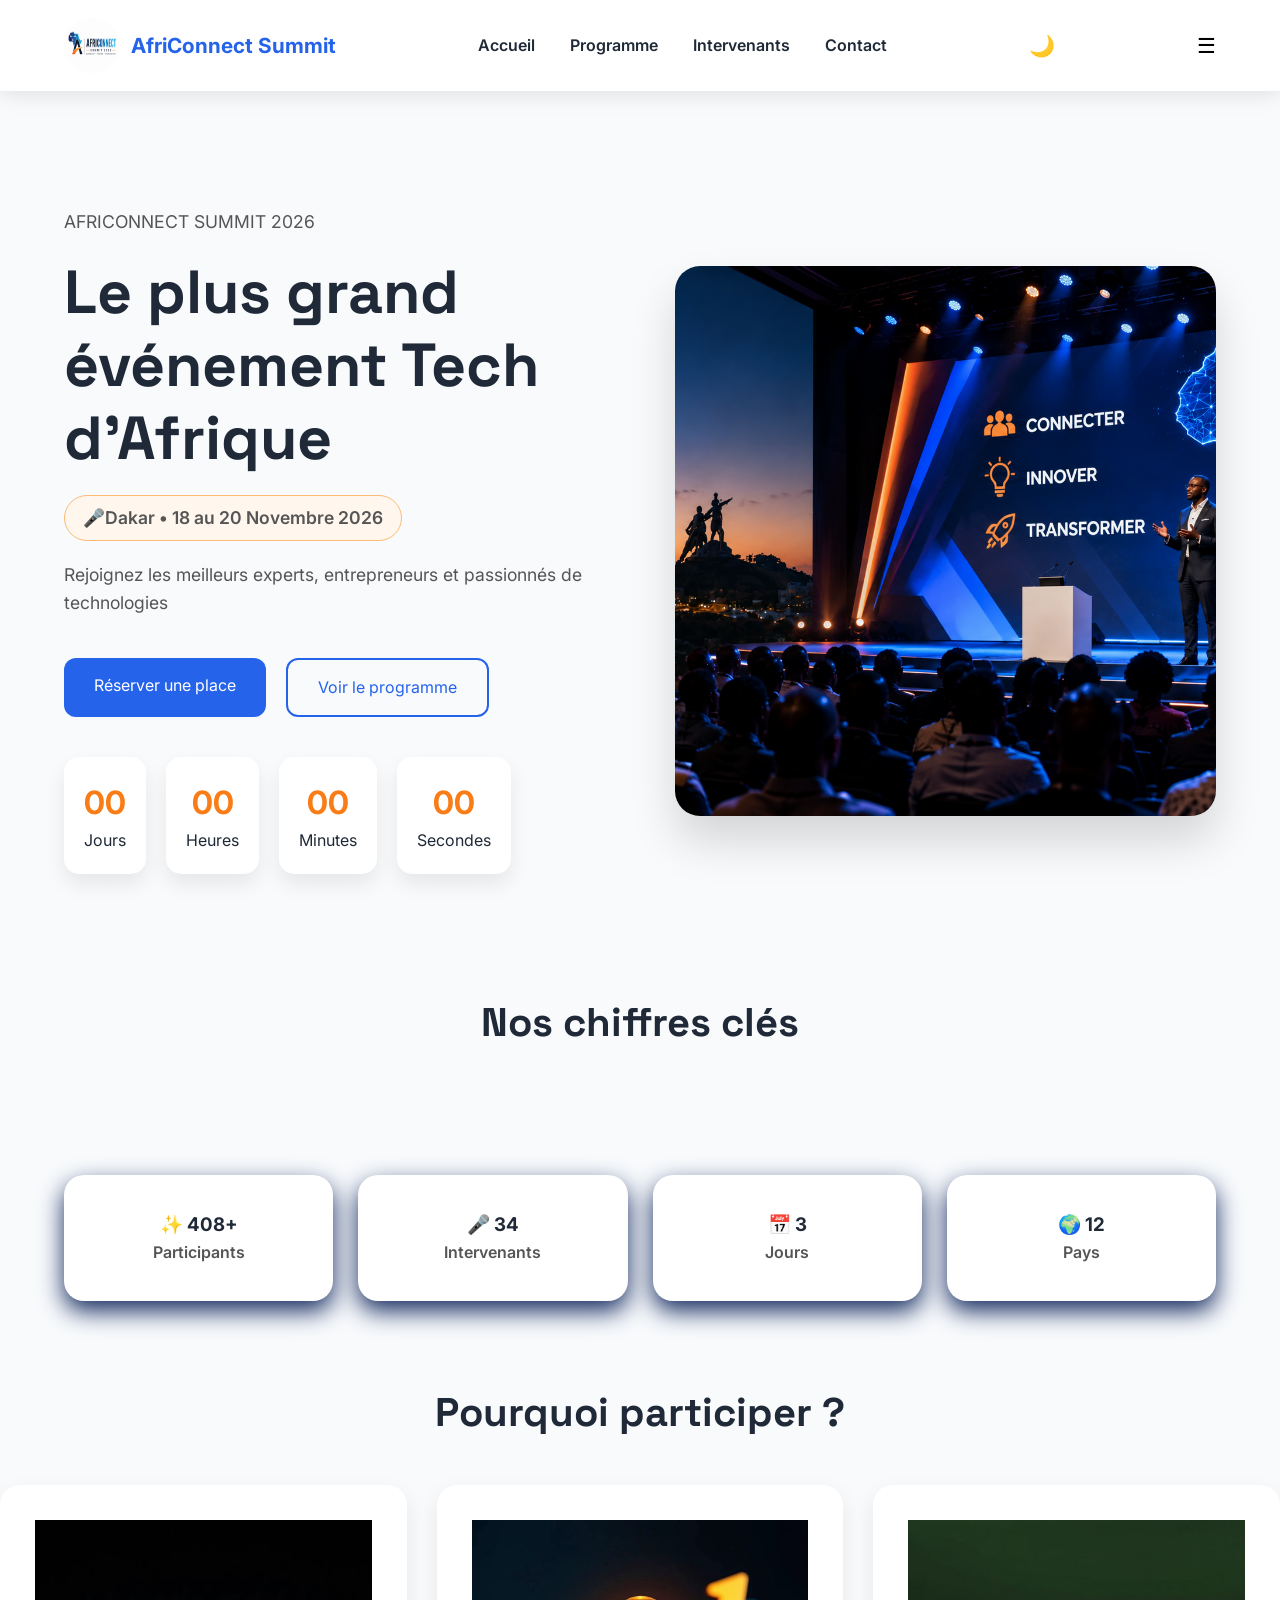
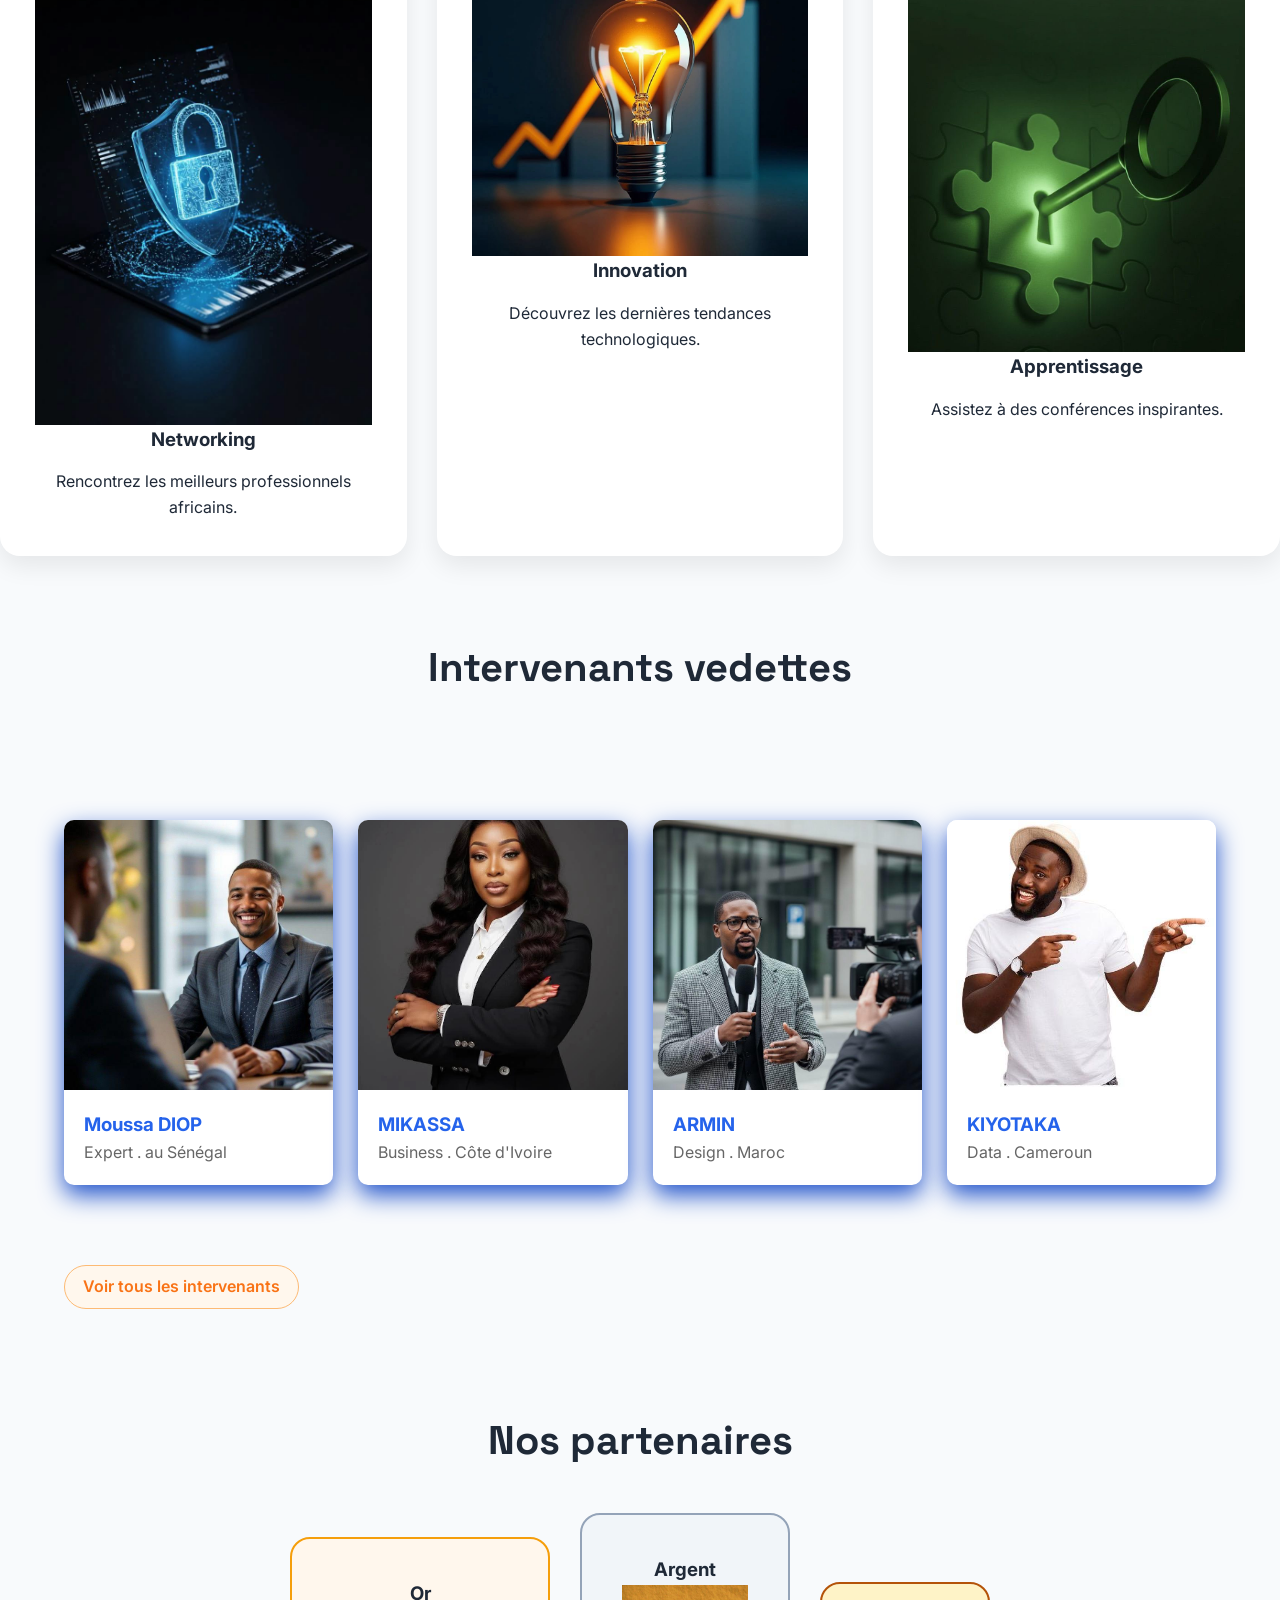
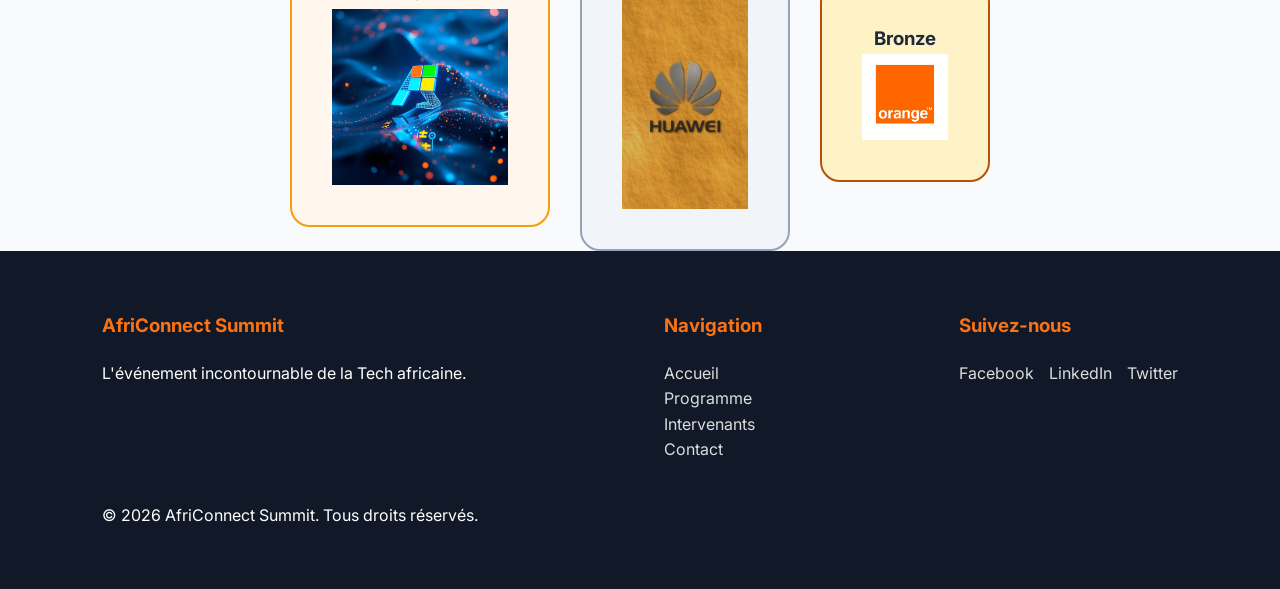
<file: index.html>
<!DOCTYPE html>
<html lang="fr">

<head>
    <meta charset="UTF-8">
    <meta name="viewport" content="width=device-width, initial-scale=1.0">
    <title>AfriConnect Summit 2026</title>
    <!-- Google Fonts -->
    <link rel="preconnect" href="https://fonts.googleapis.com">
    <link rel="preconnect" href="https://fonts.gstatic.com" crossorigin>
    <link
        href="https://fonts.googleapis.com/css2?family=Inter:wght@300;400;500;600;700&family=Space+Grotesk:wght@500;700&display=swap"
        rel="stylesheet">
    <!-- CSS -->
    <link rel="stylesheet" href="css/style.css">
</head>


<body>
    <!--HEADER -->
    <header>
        <nav>
            <!-- Logo -->
            <a href="index.html" class="logo">
                <img src="images/image30.png" alt="Logo AfriConnect Summit">
                <span>AfriConnect Summit</span>
            </a>

            <!-- Menu -->
            <ul>
                <li><a href="index.html">Accueil</a></li>
                <li><a href="programme.html">Programme</a></li>
                <li><a href="intervenants.html">Intervenants</a></li>
                <li><a href="contact.html">Contact</a></li>
            </ul>

            <!-- Bouton thème -->
            <button id="theme-toggle" aria-label="Changer de thème">
                🌙
            </button>

            <!-- Menu hamburger -->
            <button class="menu-toggle" aria-label="Ouvrir le menu">
                ☰
            </button>
        </nav>
    </header>

    <!-- MAIN -->
    <main>

        <!-- HERO -->
        <section id="hero">

            <div class="hero-content">

                <p>AFRICONNECT SUMMIT 2026</p>

                <h1>Le plus grand événement Tech d'Afrique</h1>

                <p class="hero-badge">
                    🎤Dakar • 18 au 20 Novembre 2026
                </p>
                <p class="hero-descript">Rejoignez les meilleurs experts, entrepreneurs et passionnés de technologies
                </p>

                <div class="hero-buttons">

                    <a href="contact.html" class="btn-primary">
                        Réserver une place
                    </a>

                    <a href="programme.html" class="btn-secondary">
                        Voir le programme
                    </a>

                </div>

                <!-- Compte à rebours -->
                <div class="countdown">

                    <div>
                        <h2 id="days">00</h2>
                        <span>Jours</span>
                    </div>

                    <div>
                        <h2 id="hours">00</h2>
                        <span>Heures</span>
                    </div>

                    <div>
                        <h2 id="minutes">00</h2>
                        <span>Minutes</span>
                    </div>

                    <div>
                        <h2 id="seconds">00</h2>
                        <span>Secondes</span>
                    </div>

                </div>

            </div>

            <div class="hero-image">
                <img src="images/image31.png" alt="Conférence AfriConnect Summit">
            </div>

        </section>

        <!-- CHIFFRES CLÉS -->
        <section id="stats">

            <h2>Nos chiffres clés</h2>

            <div class="stats-grid">

                <article class="stats-card">
                    <h3>✨ <span class="counter" data-target="1200">0</span>+</h3>
                    <p>Participants</p>
                </article>

                <article class="stats-card">
                    <h3>🎤 <span class="counter" data-target="48">0</span></h3>
                    <p>Intervenants</p>
                </article>

                <article class="stats-card">
                    <h3>📅 <span class="counter" data-target="3">0</span></h3>
                    <p>Jours</p>
                </article>

                <article class="stats-card">
                    <h3>🌍 <span class="counter" data-target="12">0</span></h3>
                    <p>Pays</p>
                </article>

            </div>

        </section>



        <!-- POURQUOI PARTICIPER -->

        <section id="why">

            <h2>Pourquoi participer ?</h2>

            <div class="arguments">

                <article class="argument-card">
                    <img src="images/image24.jpeg" alt="networking">
                    <h3>Networking</h3>
                    <p>Rencontrez les meilleurs professionnels africains.</p>
                </article>


                <article class="argument-card">
                    <img src="images/image23.jpeg" alt="innovation">
                    <h3>Innovation</h3>
                    <p>Découvrez les dernières tendances technologiques.</p>
                </article>

                <article class="argument-card">
                    <img src="images/image25.jpeg" alt="Apprentissage">
                    <h3>Apprentissage</h3>
                    <p>Assistez à des conférences inspirantes.</p>
                </article>

            </div>

        </section>

        <!-- INTERVENANTS -->
        <section id="featured-speakers">

            <h2>Intervenants vedettes</h2>

            <div class="speakers-grid">

                <article class="speaker-card">
                    <img src="images/image2.jpeg  " alt="Intervenant 1">
                    <div class="speaker-info">
                        <h3>Moussa DIOP</h3>
                        <p>Expert . au Sénégal</p>
                    </div>
                </article>

                <article class="speaker-card">
                    <img src="images/image4.jpeg" alt="Intervenant 2">
                    <div class="speaker-info">
                        <h3>MIKASSA</h3>
                        <p>Business . Côte d'Ivoire</p>
                    </div>
                </article>

                <article class="speaker-card">
                    <img src="images/image3.jpeg" alt="Intervenant 3">
                    <div class="speaker-info">
                        <h3>ARMIN</h3>
                        <p>Design . Maroc</p>
                    </div>
                </article>

                <article class="speaker-card">
                    <img src="images/image6.jpeg" alt="Intervenant 4">
                    <div class="speaker-info">
                        <h3>KIYOTAKA</h3>
                        <p>Data . Cameroun</p>
                    </div>
                </article>

            </div>
            <div class="hero-badge">
                <a href="intervenants.html">Voir tous les intervenants</a>
            </div>
        </section>

        <!-- SPONSORS -->
        <section id="sponsors">

            <h2>Nos partenaires</h2>

            <div class="sponsors">

                <div class="sponsor-card gold">
                    <h3>Or</h3>
                    <img src="images/image18.jpeg" alt="or">
                </div>

                <div class="sponsor-card silver">
                    <h3>Argent</h3>
                    <img src="images/image19.jpeg" alt="argent">
                </div>

                <div class="sponsor-card bronze">
                    <h3>Bronze</h3>
                    <img src="images/image20.jpeg" alt="bronze">
                </div>

            </div>

        </section>

    </main>

    <!--  FOOTER -->
    <footer>

        <div>
            <h3>AfriConnect Summit</h3>
            <p>L'événement incontournable de la Tech africaine.</p>
        </div>

        <div>
            <h3>Navigation</h3>

            <ul>
                <li><a href="index.html">Accueil</a></li>
                <li><a href="programme.html">Programme</a></li>
                <li><a href="intervenants.html">Intervenants</a></li>
                <li><a href="contact.html">Contact</a></li>
            </ul>
        </div>

        <div>
            <h3>Suivez-nous</h3>

            <div class="socials">
                <a href="#">Facebook</a>
                <a href="#">LinkedIn</a>
                <a href="#">Twitter</a>
            </div>
        </div>
        <p class="copyright">
            © <span id="year"></span> AfriConnect Summit. Tous droits réservés.
        </p>

        <button class="top-btn" id="topBtn">⬆️</button>

    </footer>
    <script src="js/main.js"></script>

</body>


</html>
</file>
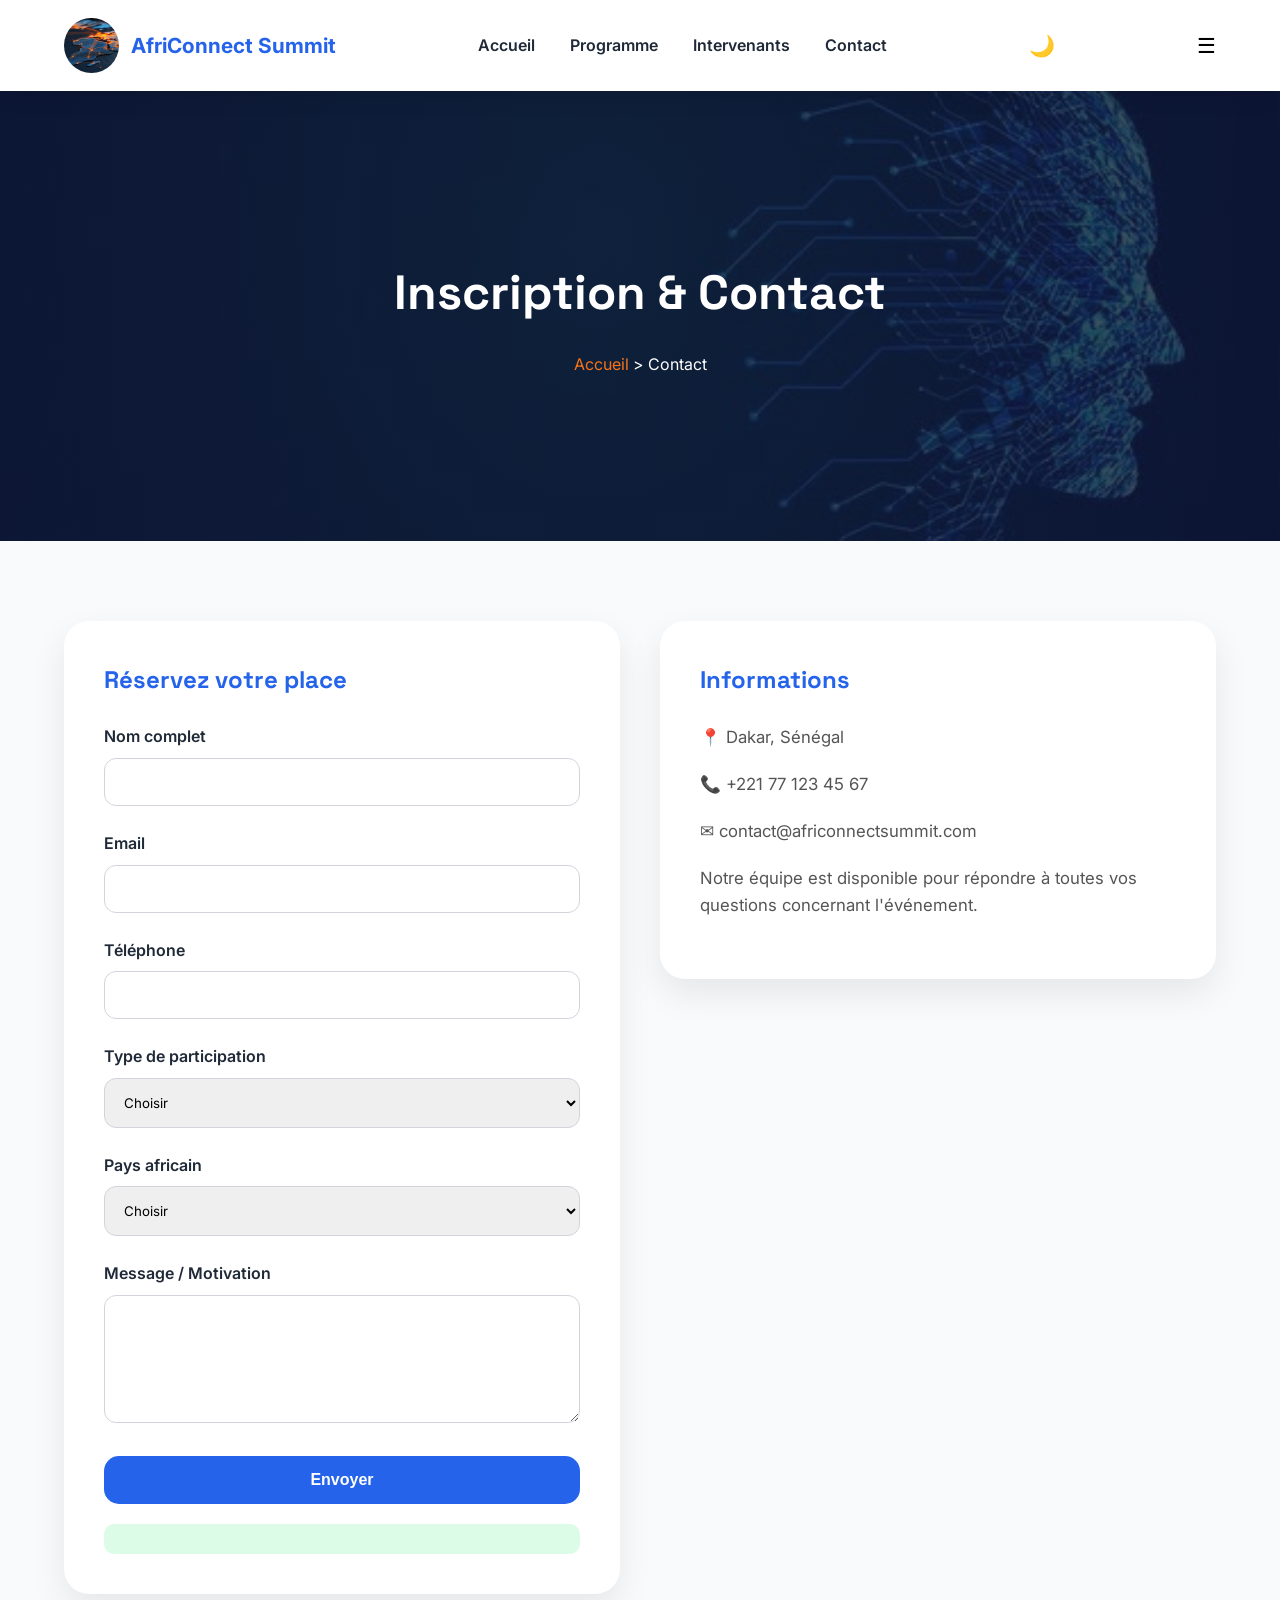
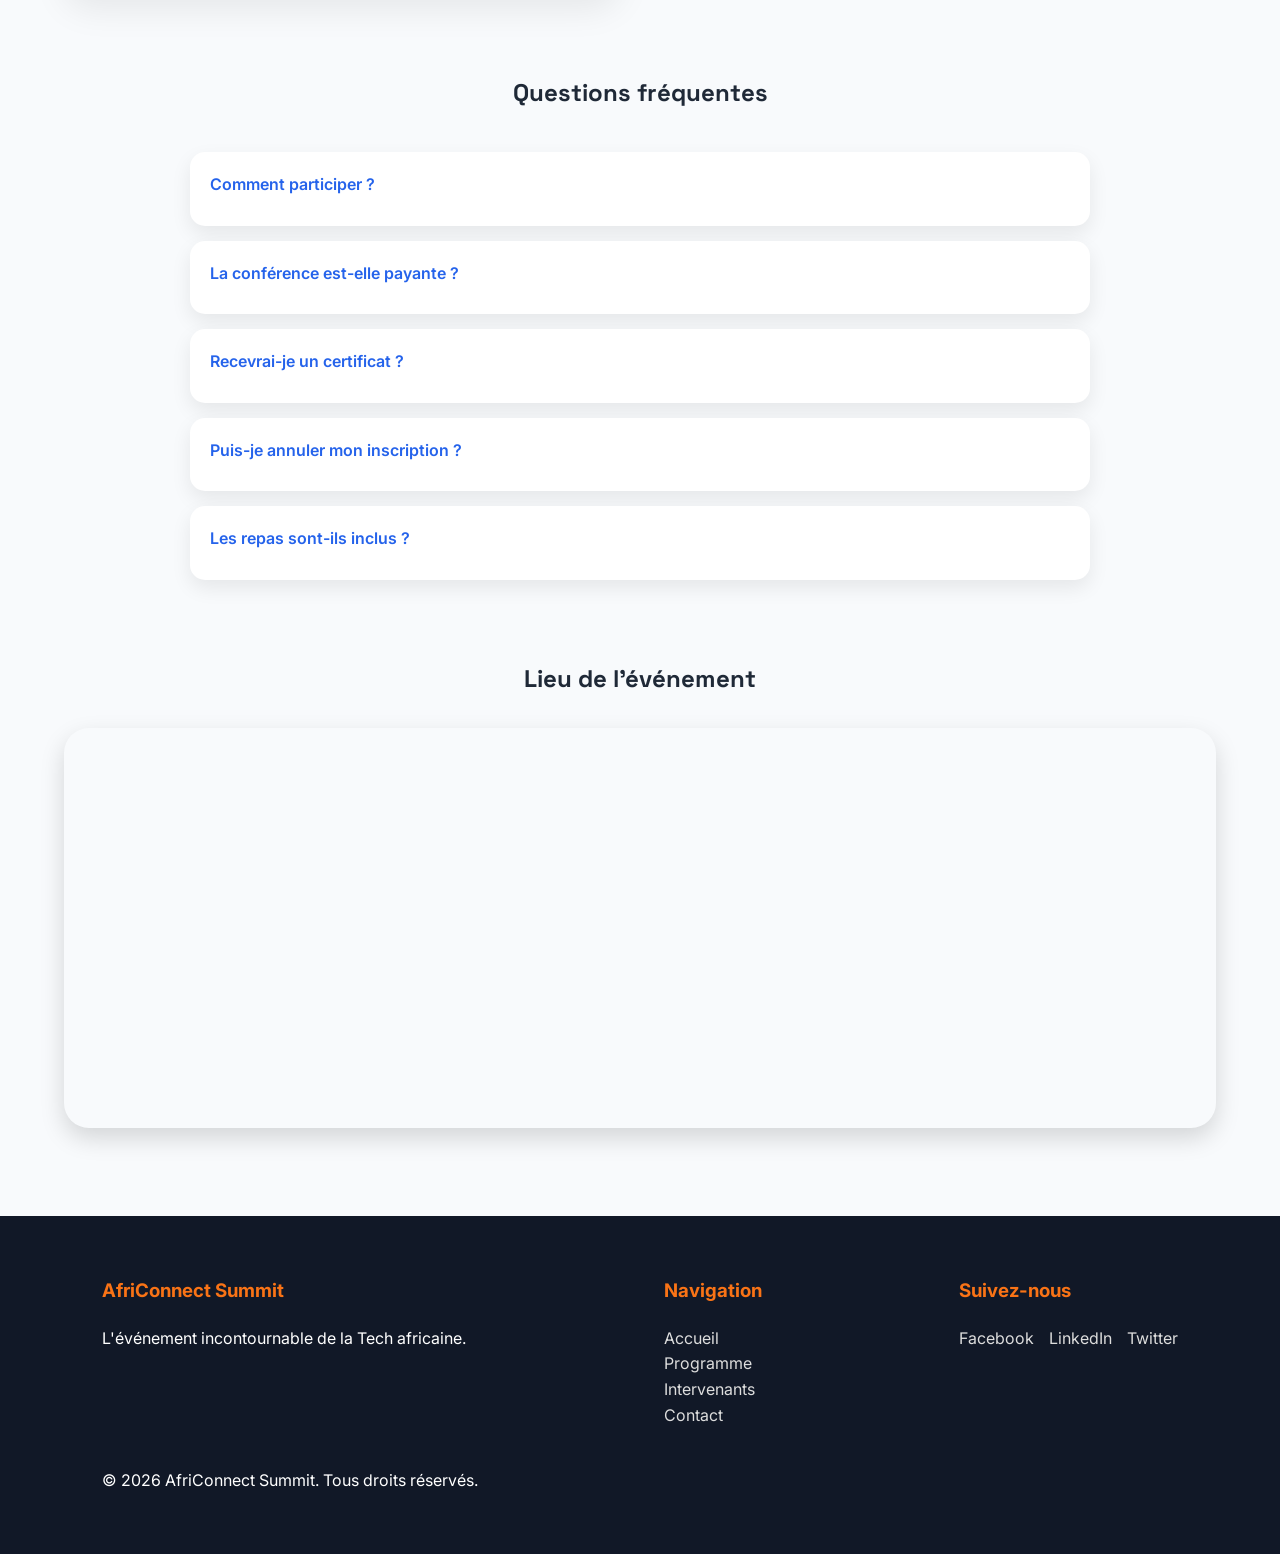
<file: contact.html>
<!DOCTYPE html>
<html lang="fr">

<head>
    <meta charset="UTF-8">
    <meta name="viewport" content="width=device-width, initial-scale=1.0">
    <title>Contact - AfriConnect Summit 2026</title>

    <!-- Google Fonts -->
    <link rel="preconnect" href="https://fonts.googleapis.com">
    <link rel="preconnect" href="https://fonts.gstatic.com" crossorigin>

    <link
        href="https://fonts.googleapis.com/css2?family=Inter:wght@300;400;500;600;700&family=Space+Grotesk:wght@500;700&display=swap"
        rel="stylesheet">

    <!-- CSS -->
    <link rel="stylesheet" href="css/style.css">
</head>


<body>

    <header>

        <nav>

            <a href="index.html" class="logo">
                <img src="images/image1.jpeg" alt="Logo AfriConnect Summit">
                <span>AfriConnect Summit</span>
            </a>


            <ul>
                <li><a href="index.html">Accueil</a></li>
                <li><a href="programme.html">Programme</a></li>
                <li><a href="intervenants.html">Intervenants</a></li>
                <li><a href="contact.html">Contact</a></li>
            </ul>


            <button id="theme-toggle" aria-label="Changer de thème">
                🌙
            </button>

            <button class="menu-toggle" aria-label="Ouvrir le menu">
                ☰
            </button>
        </nav>

    </header>



    <main>


        <!-- HERO INTERNE -->

        <section class="hero-interne">

            <h1>Inscription & Contact</h1>

            <p>
                <a href="index.html">Accueil</a> >
                <span>Contact</span>
            </p>

        </section>




        <!-- FORMULAIRE + INFORMATIONS -->

        <section class="contact-container">


            <div class="contact-form">

                <h2>Réservez votre place</h2>


                <form id="contactForm">

                    <!-- Nom -->
                    <label for="nom">Nom complet</label>
                    <input type="text" id="nom" name="nom" required>
                    <small class="error" id="nomError"></small>

                    <!-- Email -->
                    <label for="email">Email</label>
                    <input type="email" id="email" name="email" required>
                    <small class="error" id="emailError"></small>

                    <!-- Téléphone -->
                    <label for="telephone">Téléphone</label>
                    <input type="tel" id="telephone" name="telephone" required>
                    <small class="error" id="telephoneError"></small>

                    <!-- Type de participation -->
                    <label for="type">Type de participation</label>
                    <select id="type" name="type" required>
                        <option value="">Choisir</option>
                        <option value="Étudiant">Étudiant</option>
                        <option value="Développeur">Développeur</option>
                        <option value="Entrepreneur">Entrepreneur</option>
                        <option value="Entreprise">Entreprise</option>
                    </select>
                    <small class="error" id="typeError"></small>

                    <!-- Pays -->
                    <label for="pays">Pays africain</label>
                    <select id="pays" name="pays" required>
                        <option value="">Choisir</option>
                        <option value="Sénégal">Sénégal</option>
                        <option value="Côte d'Ivoire">Côte d'Ivoire</option>
                        <option value="Cameroun">Cameroun</option>
                        <option value="Maroc">Maroc</option>
                        <option value="Algérie">Algérie</option>
                        <option value="Tunisie">Tunisie</option>
                        <option value="Rwanda">Rwanda</option>
                        <option value="Ghana">Ghana</option>
                        <option value="Nigeria">Nigeria</option>
                        <option value="Kenya">Kenya</option>
                    </select>
                    <small class="error" id="paysError"></small>

                    <!-- Motivation -->
                    <label for="message">Message / Motivation</label>
                    <textarea id="message" name="message" rows="6" required></textarea>
                    <small class="error" id="messageError"></small>

                    <!-- Bouton -->
                    <button class="btn-submit" type="submit">
                        Envoyer
                    </button>

                    <!-- Message de succès -->
                    <p id="successMessage" class="success"></p>

                </form>


            </div>





            <!-- INFORMATIONS -->


            <div class="contact-info">


                <h2>Informations</h2>


                <p>📍 Dakar, Sénégal</p>

                <p>📞 +221 77 123 45 67</p>

                <p>✉ contact@africonnectsummit.com</p>


                <p>
                    Notre équipe est disponible pour répondre
                    à toutes vos questions concernant l'événement.
                </p>


            </div>


        </section>






        <!-- FAQ -->

        <section class="faq">


            <h2>Questions fréquentes</h2>



            <div class="faq-item">

                <input type="checkbox" id="q1">

                <label for="q1">
                    Comment participer ?
                </label>

                <p>
                    Inscrivez-vous via le formulaire d'inscription.
                </p>

            </div>



            <div class="faq-item">

                <input type="checkbox" id="q2">

                <label for="q2">
                    La conférence est-elle payante ?
                </label>

                <p>
                    Plusieurs formules de participation sont proposées.
                </p>

            </div>




            <div class="faq-item">

                <input type="checkbox" id="q3">

                <label for="q3">
                    Recevrai-je un certificat ?
                </label>

                <p>
                    Oui, un certificat sera délivré après l'événement.
                </p>

            </div>




            <div class="faq-item">

                <input type="checkbox" id="q4">

                <label for="q4">
                    Puis-je annuler mon inscription ?
                </label>

                <p>
                    Oui, selon les conditions d'annulation.
                </p>

            </div>




            <div class="faq-item">

                <input type="checkbox" id="q5">

                <label for="q5">
                    Les repas sont-ils inclus ?
                </label>

                <p>
                    Oui, pendant les trois jours du sommet.
                </p>

            </div>


        </section>





        <!-- CARTE -->

        <section class="map">


            <h2>Lieu de l'événement</h2>


            <iframe src="https://www.google.com/maps?q=Dakar&output=embed" height="400" loading="lazy">
            </iframe>


        </section>



    </main>





    <!-- FOOTER -->


    <footer>

        <div>
            <h3>AfriConnect Summit</h3>
            <p>L'événement incontournable de la Tech africaine.</p>
        </div>

        <div>
            <h3>Navigation</h3>

            <ul>
                <li><a href="index.html">Accueil</a></li>
                <li><a href="programme.html">Programme</a></li>
                <li><a href="intervenants.html">Intervenants</a></li>
                <li><a href="contact.html">Contact</a></li>
            </ul>
        </div>

        <div>
            <h3>Suivez-nous</h3>

            <div class="socials">
                <a href="#">Facebook</a>
                <a href="#">LinkedIn</a>
                <a href="#">Twitter</a>
            </div>
        </div>
        <p class="copyright">
            © <span id="year"></span> AfriConnect Summit. Tous droits réservés.
        </p>

        <button class="top-btn" id="topBtn">⬆️</button>

    </footer>


    <script src="js/main.js"></script>


</body>

</html>
</file>
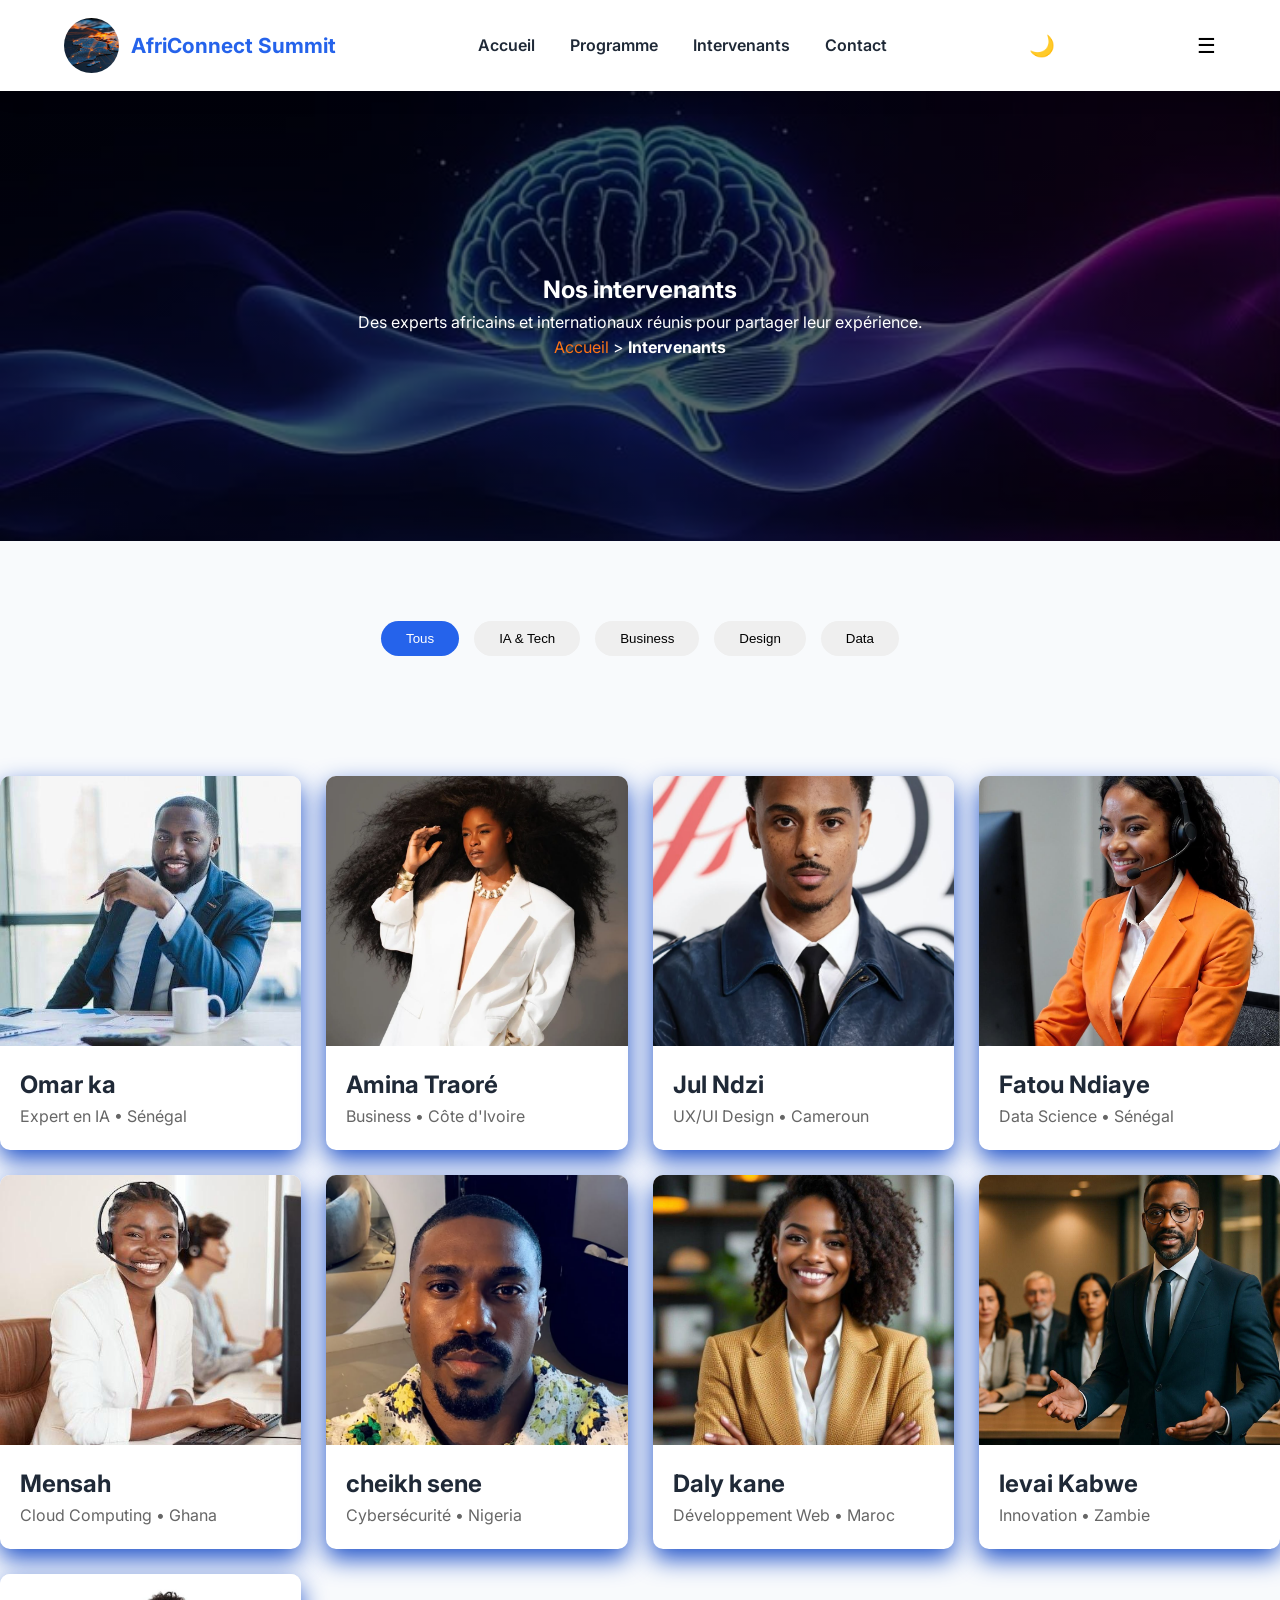
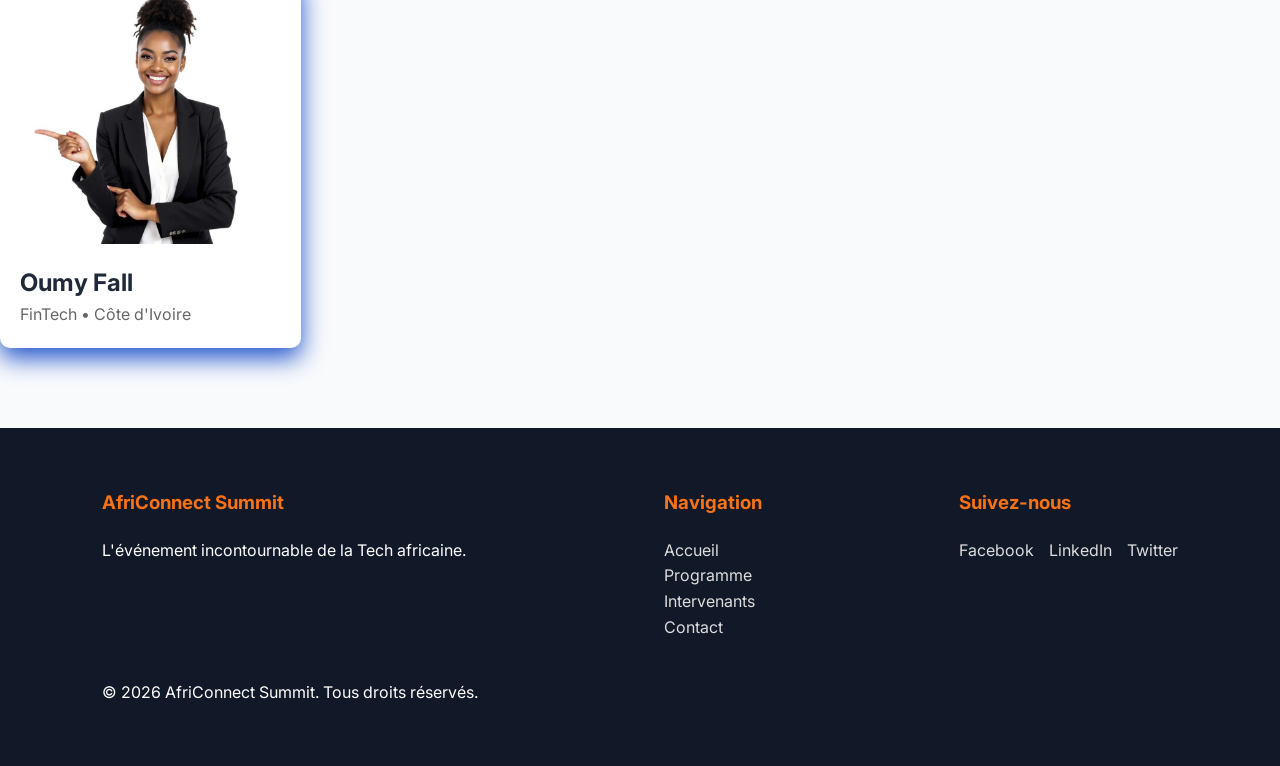
<file: intervenants.html>
<!DOCTYPE html>
<html lang="fr">

<head>
    <meta charset="UTF-8">
    <meta name="viewport" content="width=device-width, initial-scale=1.0">
    <title>AfriConnect Summit 2026 </title>

    <link rel="preconnect" href="https://fonts.googleapis.com">
    <link rel="preconnect" href="https://fonts.gstatic.com" crossorigin>

    <link
        href="https://fonts.googleapis.com/css2?family=Inter:wght@300;400;500;600;700&family=Space+Grotesk:wght@500;700&display=swap"
        rel="stylesheet">

    <link rel="stylesheet" href="css/style.css">
</head>

<body>

    <header>

        <nav>

            <a href="index.html" class="logo">
                <img src="images/image1.jpeg" alt="Logo AfriConnect Summit">
                <span>AfriConnect Summit</span>
            </a>

            <ul>
                <li><a href="index.html">Accueil</a></li>
                <li><a href="programme.html">Programme</a></li>
                <li><a href="intervenants.html">Intervenants</a></li>
                <li><a href="contact.html">Contact</a></li>
            </ul>

            <button id="theme-toggle" aria-label="Changer de thème">
                🌙
            </button>

            <button class="menu-toggle" aria-label="Ouvrir le menu">
                ☰
            </button>
        </nav>

    </header>

    <main>

        <!-- HERO -->
        <section id="hero-intervenants">

            <h1>Nos intervenants</h1>

            <p>Des experts africains et internationaux réunis pour partager leur expérience.</p>

            <p>
                <a href="index.html">Accueil</a> >
                <strong>Intervenants</strong>
            </p>

        </section>

        <!-- FILTRES -->
        <section id="filters" aria-label="filters">

            <div class="filters">

                <button class="filter-btn active" data-filter="all">
                    Tous
                </button>

                <button class="filter-btn" data-filter="tech">
                    IA & Tech
                </button>

                <button class="filter-btn" data-filter="business">
                    Business
                </button>

                <button class="filter-btn" data-filter="design">
                    Design
                </button>

                <button class="filter-btn" data-filter="data">
                    Data
                </button>

            </div>

        </section>

        <!-- GRILLE DES INTERVENANTS -->
        <section id="speakers" aria-label="Intervenant">

            <div class="speakers-grid">

                <article class="speaker-card" data-category="tech">
                    <img src="images/image12.jpeg" alt="Omar ka">
                    <div class="speaker-info">
                        <h2>Omar ka </h2>
                        <p>Expert en IA • Sénégal</p>
                    </div>
                </article>

                <article class="speaker-card" data-category="Business">
                    <img src="images/image42.jpeg" alt="Amina Traoré">
                    <div class="speaker-info">
                        <h2>Amina Traoré</h2>
                        <p>Business • Côte d'Ivoire</p>
                    </div>
                </article>

                <article class="speaker-card" data-category="design">
                    <img src="images/image46.jpeg" alt="Jean Ndzi">
                    <div class="speaker-info">
                        <h2>Jul Ndzi</h2>
                        <p>UX/UI Design • Cameroun</p>
                    </div>
                </article>

                <article class="speaker-card" data-category="data">
                    <img src="images/image8.jpeg" alt="Fatou Ndiaye">
                    <div class="speaker-info">
                        <h2>Fatou Ndiaye</h2>
                        <p>Data Science • Sénégal</p>
                    </div>
                </article>

                <article class="speaker-card" data-category="cloud">
                    <img src="images/image7.jpeg" alt="Samuel Mensah">
                    <div class="speaker-info">
                        <h2> Mensah</h2>
                        <p>Cloud Computing • Ghana</p>
                    </div>
                </article>

                <article class="speaker-card" data-category="cloud">
                    <img src="images/image45.jpeg" alt="Grace Okafor">
                    <div class="speaker-info">
                        <h2>cheikh sene</h2>
                        <p>Cybersécurité • Nigeria</p>
                    </div>
                </article>

                <article class="speaker-card" data-category="tech">
                    <img src="images/image9.jpeg" alt="Youssef Karim">
                    <div class="speaker-info">
                        <h2>Daly kane</h2>
                        <p>Développement Web • Maroc</p>
                    </div>
                </article>

                <article class="speaker-card" data-category="business">
                    <img src="images/image10.jpeg" alt="Linda Kabwe">
                    <div class="speaker-info">
                        <h2> levai Kabwe</h2>
                        <p>Innovation • Zambie</p>
                    </div>
                </article>

                <article class="speaker-card" data-category="tech">
                    <img src="images/image11.jpeg" alt="Patrick Nguessan">
                    <div class="speaker-info">
                        <h2>Oumy Fall</h2>
                        <p>FinTech • Côte d'Ivoire</p>
                    </div>
                </article>

            </div>

        </section>

    </main>

    <footer>

        <div>
            <h3>AfriConnect Summit</h3>
            <p>L'événement incontournable de la Tech africaine.</p>
        </div>

        <div>
            <h3>Navigation</h3>

            <ul>
                <li><a href="index.html">Accueil</a></li>
                <li><a href="programme.html">Programme</a></li>
                <li><a href="intervenants.html">Intervenants</a></li>
                <li><a href="contact.html">Contact</a></li>
            </ul>
        </div>

        <div>
            <h3>Suivez-nous</h3>

            <div class="socials">
                <a href="#">Facebook</a>
                <a href="#">LinkedIn</a>
                <a href="#">Twitter</a>
            </div>
        </div>
        <p class="copyright">
            © <span id="year"></span> AfriConnect Summit. Tous droits réservés.
        </p>

        <button class="top-btn" id="topBtn">⬆️</button>

    </footer>
    <script src="js/main.js"></script>

</body>

</html>
</file>
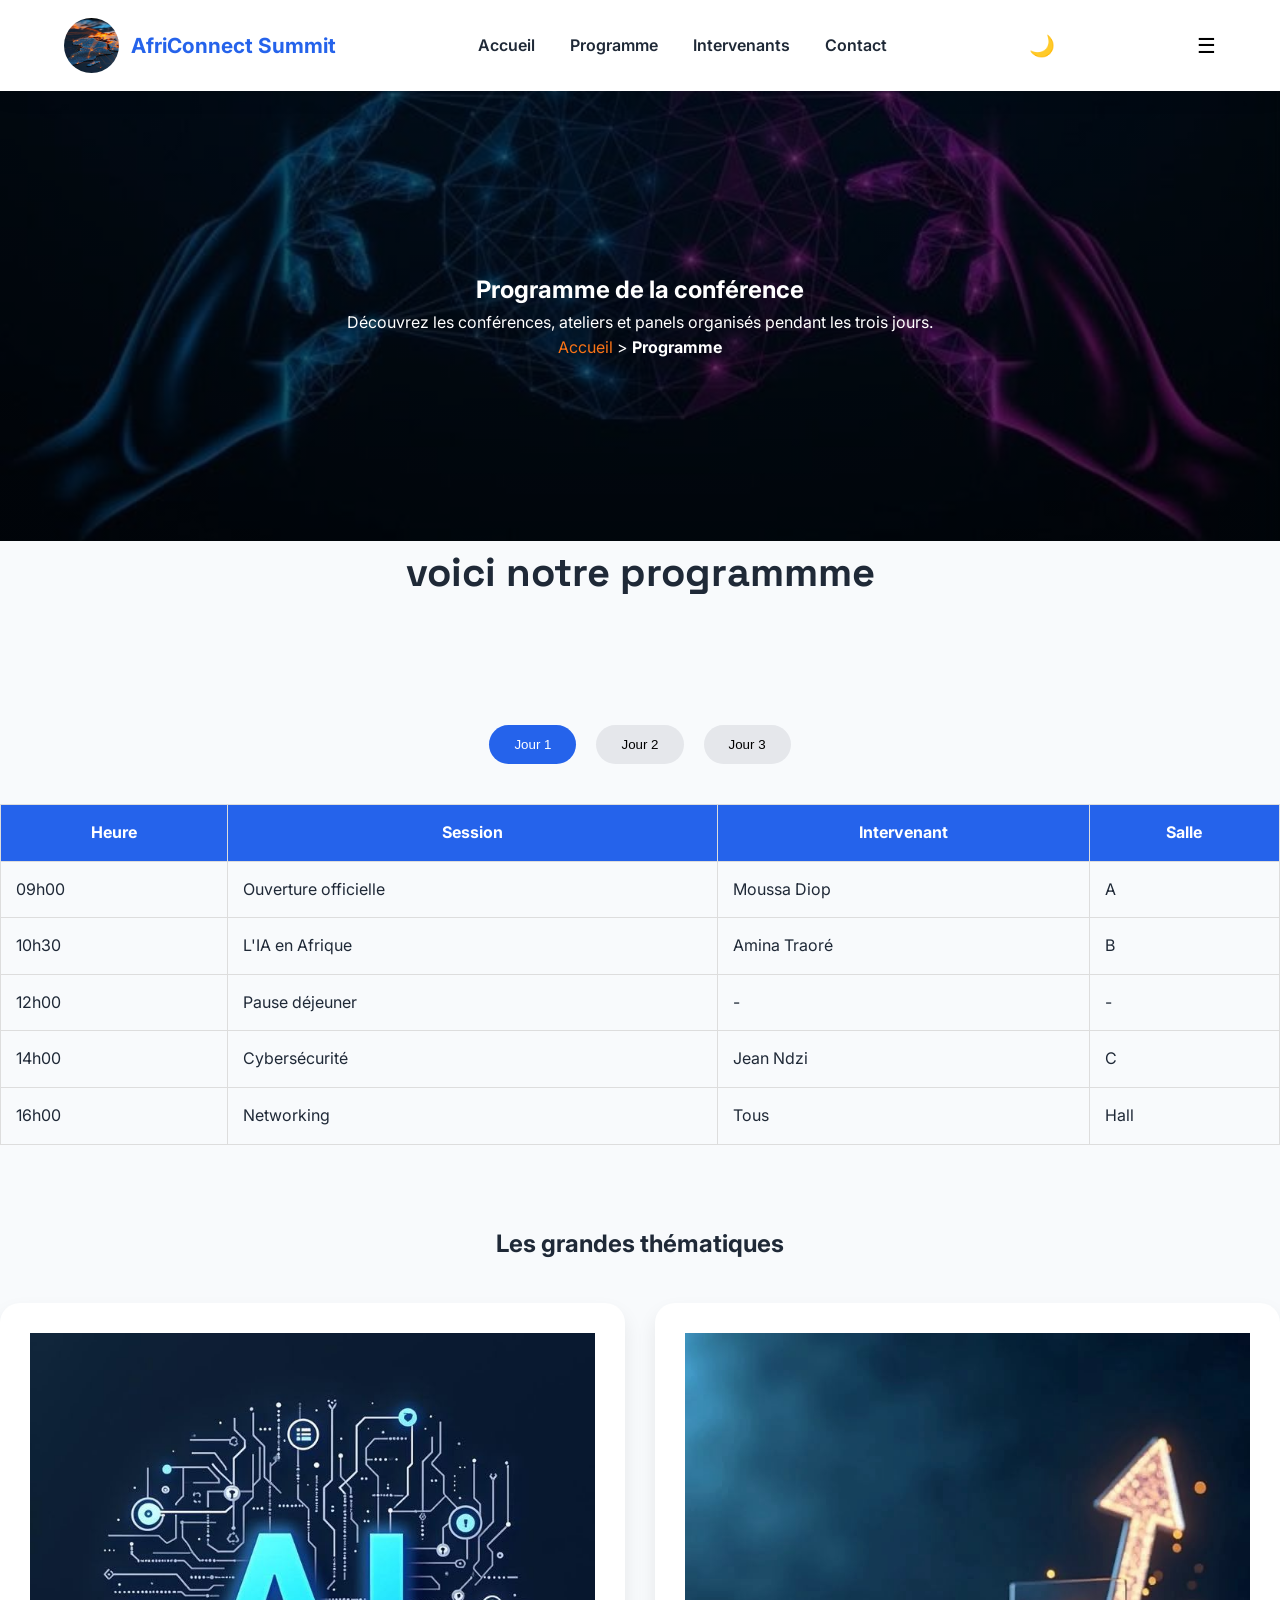
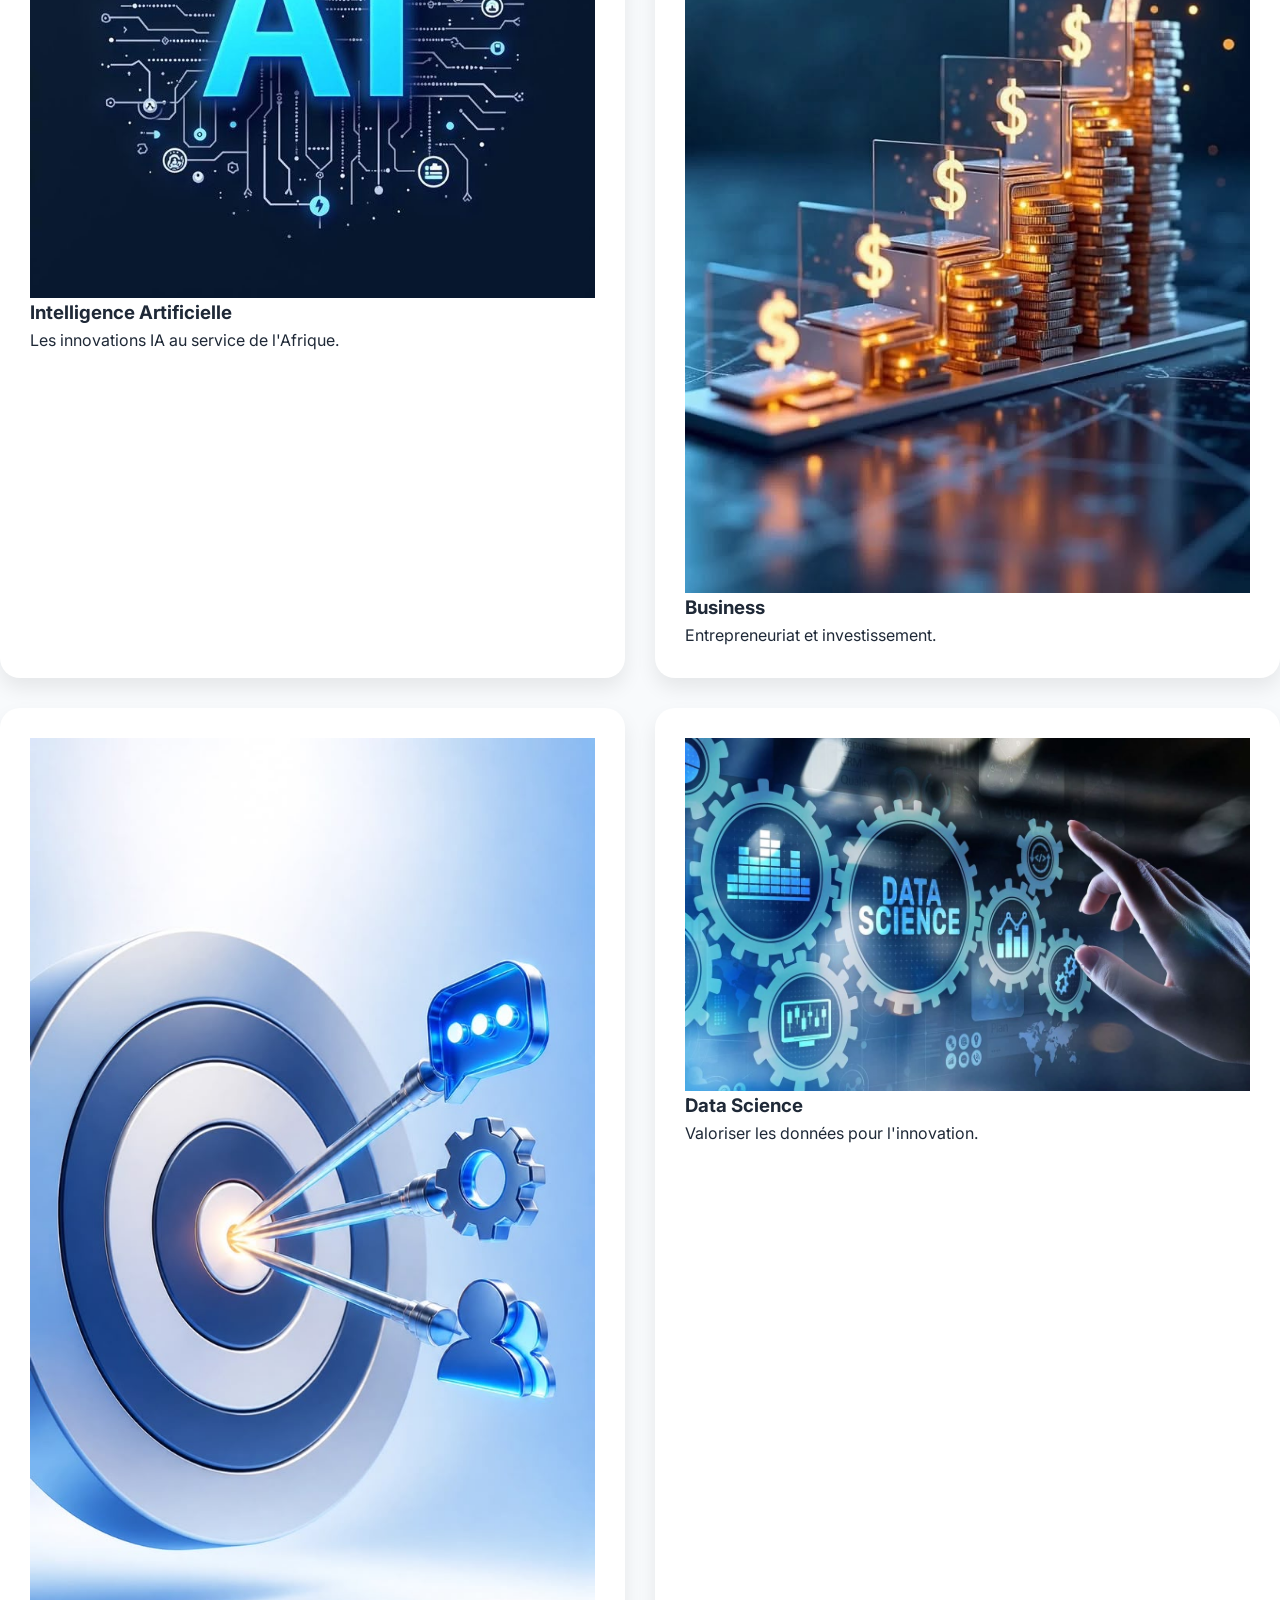
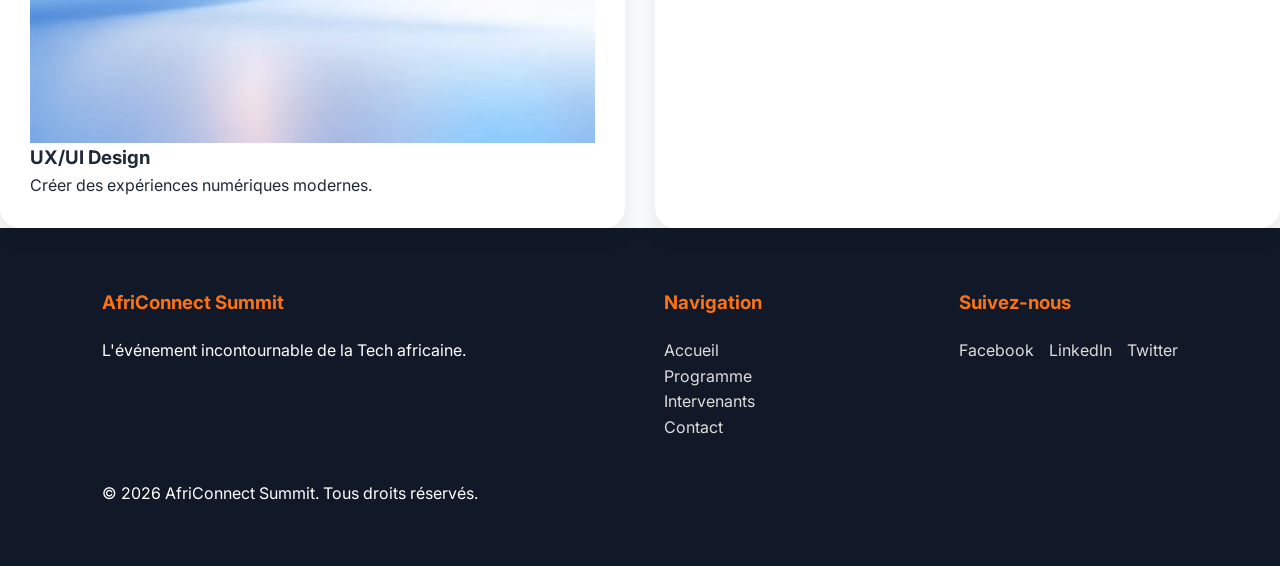
<file: programme.html>
<!DOCTYPE html>
<html lang="fr">

<head>
    <meta charset="UTF-8">
    <meta name="viewport" content="width=device-width, initial-scale=1.0">
    <title>AfriConnect Summit 2026 </title>

    <link rel="preconnect" href="https://fonts.googleapis.com">
    <link rel="preconnect" href="https://fonts.gstatic.com" crossorigin>

    <link
        href="https://fonts.googleapis.com/css2?family=Inter:wght@300;400;500;600;700&family=Space+Grotesk:wght@500;700&display=swap"
        rel="stylesheet">

    <link rel="stylesheet" href="css/style.css">
</head>

<body>

    <header>

        <nav>

            <a href="index.html" class="logo">
                <img src="images/image1.jpeg" alt="Logo AfriConnect Summit">
                <span>AfriConnect Summit</span>
            </a>

            <ul>
                <li><a href="index.html">Accueil</a></li>
                <li><a href="programme.html">Programme</a></li>
                <li><a href="intervenants.html">Intervenants</a></li>
                <li><a href="contact.html">Contact</a></li>
            </ul>
            <button id="theme-toggle" aria-label="Changer de thème">🌙</button>


            <button class="menu-toggle" aria-label="Ouvrir le menu">
                ☰
            </button>
        </nav>

    </header>

    <main>

        <!-- HERO -->
        <section id="hero-programme">

            <h1>Programme de la conférence</h1>

            <p>Découvrez les conférences, ateliers et panels organisés pendant les trois jours.</p>

            <p>
                <a href="index.html">Accueil</a> >
                <strong>Programme</strong>
            </p>

        </section>

        <!-- ONGLETS -->
        <section id="programme">
            <h2>voici notre programmme</h2>
            <div class="tabs">

                <button class="tab-btn active" data-target="jour1">Jour 1</button>
                <button class="tab-btn" data-target="jour2">Jour 2</button>
                <button class="tab-btn" data-target="jour3">Jour 3</button>
            </div>


            <!-- Planning Jour 1 -->

            <div id="jour1" class="planning active">

                <table>

                    <thead>

                        <tr>
                            <th>Heure</th>
                            <th>Session</th>
                            <th>Intervenant</th>
                            <th>Salle</th>
                        </tr>

                    </thead>

                    <tbody>

                        <tr>
                            <td>09h00</td>
                            <td>Ouverture officielle</td>
                            <td>Moussa Diop</td>
                            <td>A</td>
                        </tr>

                        <tr>
                            <td>10h30</td>
                            <td>L'IA en Afrique</td>
                            <td>Amina Traoré</td>
                            <td>B</td>
                        </tr>

                        <tr>
                            <td>12h00</td>
                            <td>Pause déjeuner</td>
                            <td>-</td>
                            <td>-</td>
                        </tr>

                        <tr>
                            <td>14h00</td>
                            <td>Cybersécurité</td>
                            <td>Jean Ndzi</td>
                            <td>C</td>
                        </tr>

                        <tr>
                            <td>16h00</td>
                            <td>Networking</td>
                            <td>Tous</td>
                            <td>Hall</td>
                        </tr>

                    </tbody>

                </table>

            </div>


            <div id="jour2" class="planning">

                <table>

                    <thead>

                        <tr>
                            <th>Heure</th>
                            <th>Session</th>
                            <th>Intervenant</th>
                            <th>Salle</th>
                        </tr>

                    </thead>

                    <tbody>

                        <tr>
                            <td>10h00</td>
                            <td>cloud computing</td>
                            <td>Seynabou ka</td>
                            <td>A</td>
                        </tr>

                        <tr>
                            <td>11h00</td>
                            <td>Fintech</td>
                            <td>Oumar Kane</td>
                            <td>B</td>
                        </tr>

                        <tr>
                            <td>12h00</td>
                            <td>Pause déjeuner</td>
                            <td>-</td>
                            <td>-</td>
                        </tr>

                        <tr>
                            <td>14h00</td>
                            <td>UX/UI</td>
                            <td>Samba sene</td>
                            <td>C</td>
                        </tr>

                        <tr>
                            <td>16h00</td>
                            <td>Table rond</td>
                            <td>Tous</td>
                            <td>Hall</td>
                        </tr>

                    </tbody>

                </table>

            </div>


            <div id="jour3" class="planning ">

                <table>

                    <thead>

                        <tr>
                            <th>Heure</th>
                            <th>Session</th>
                            <th>Intervenant</th>
                            <th>Salle</th>
                        </tr>

                    </thead>

                    <tbody>

                        <tr>
                            <td>09h00</td>
                            <td>Data Science</td>
                            <td>Maman Fall</td>
                            <td>A</td>
                        </tr>

                        <tr>
                            <td>10h30</td>
                            <td>Startup Pitch</td>
                            <td>Amina Traoré</td>
                            <td>B</td>
                        </tr>

                        <tr>
                            <td>12h00</td>
                            <td>Pause déjeuner</td>
                            <td>-</td>
                            <td>-</td>
                        </tr>

                        <tr>
                            <td>14h00</td>
                            <td>Innovation</td>
                            <td>Jean Ndzi</td>
                            <td>C</td>
                        </tr>

                        <tr>
                            <td>16h00</td>
                            <td>cloture</td>
                            <td>Tous</td>
                            <td>Hall</td>
                        </tr>

                    </tbody>

                </table>

            </div>



        </section>

        <!-- THÉMATIQUES -->

        <section id="themes">

            <h2>Les grandes thématiques</h2>

            <div class="themes-grid">

                <article class="theme-card">

                    <img src="images/image27.jpeg" alt="Intelligence artificielle">

                    <h3>Intelligence Artificielle</h3>

                    <p>Les innovations IA au service de l'Afrique.</p>

                </article>

                <article class="theme-card">

                    <img src="images/image26.jpeg" alt="Business">

                    <h3>Business</h3>

                    <p>Entrepreneuriat et investissement.</p>

                </article>

                <article class="theme-card">

                    <img src="images/image28.jpeg" alt="Design">

                    <h3>UX/UI Design</h3>

                    <p>Créer des expériences numériques modernes.</p>

                </article>

                <article class="theme-card">

                    <img src="images/image29.jpeg" alt="Data">

                    <h3>Data Science</h3>

                    <p>Valoriser les données pour l'innovation.</p>

                </article>

            </div>

        </section>

    </main>

    <footer>

        <div>
            <h3>AfriConnect Summit</h3>
            <p>L'événement incontournable de la Tech africaine.</p>
        </div>

        <div>
            <h3>Navigation</h3>

            <ul>
                <li><a href="index.html">Accueil</a></li>
                <li><a href="programme.html">Programme</a></li>
                <li><a href="intervenants.html">Intervenants</a></li>
                <li><a href="contact.html">Contact</a></li>
            </ul>
        </div>

        <div>
            <h3>Suivez-nous</h3>

            <div class="socials">
                <a href="#">Facebook</a>
                <a href="#">LinkedIn</a>
                <a href="#">Twitter</a>
            </div>
        </div>
        <p class="copyright">
            © <span id="year"></span> AfriConnect Summit. Tous droits réservés.
        </p>

        <button class="top-btn" id="topBtn">⬆️</button>

    </footer>

    <script src="js/main.js"></script>

</body>

</html>
</file>
<file: css/style.css>
/*navbar*/
nav{
width:90%;
 max-width:1200px;
 margin:auto;
 display:flex;
 justify-content:space-between;
align-items:center;
padding:18px 0;
}
 nav ul{
display:flex;
gap:35px;
 }

nav ul a{
 font-weight:600;
 transition:.3s;/*permet de passer d'un style a un autre avec douceur*/
}

nav ul a:hover{
 color:#1f75f7;   
}
nav button{
  border:none;
 background:none;
 cursor:pointer;/*trnaforme le fleche de la sourisen petite main au scrool*/
 font-size:1.3rem;
}

/* HEADER  */

header{
width:100%;
 background:white;
position:sticky;
top:0;
 z-index:1000;/*superposer des elements et choisir l'ordre d'affichage sur l'axe z*/
 box-shadow:0 4px 20px rgba(0,0,0,.10);
}

/*principale*/

*{ margin:0;
 padding:0;
 box-sizing:border-box;
}

html{
 scroll-behavior:smooth;/*rend le defilement de la page fluide et animes*/
}

body{ font-family:"Inter",sans-serif;
 background:#F8FAFC;
 color:#1F2937;
 line-height:1.6;
}

img{
max-width:100%;
 display:block;
}

a{
 text-decoration:none;
color:inherit;
}

ul{
 list-style:none;
}
/*logo*/
.logo{
display:flex;
align-items:center;
 gap:12px;
font-size:1.3rem;
font-weight:700;
 color:#2563EB;
}

.logo img{
 width:55px;
 height:55px;
 border-radius:50%;

}
/*HERO */

#hero{
 width:90%;
 max-width:1200px;
min-height:calc(100vh - 80px);
margin:auto;
 display:grid;
  grid-template-columns:repeat(2,1fr);
 align-items:center;
 gap:70px;
 padding-top: 80px;
}
.hero-content h1{
font-family:"Space Grotesk",sans-serif;
 font-size:3.8rem;
 line-height:1.2;
 margin:20px 0;
}

.hero-content p{
 font-size:1.1rem;
 color:#555;
}
.hero-buttons{
display:flex;
 gap:20px;
 margin:40px 0;
}

.hero-badge{
 display:inline-block;
 padding:8px 18px;
background:#FFF7ED;
color:#F97316;
 border:1px solid #FDBA74;
border-radius:999px;
 font-weight:600;
 margin-bottom:20px;
}
.btn-primary{
background:#2563EB;
 color:white;
padding:15px 30px;
 border-radius:12px;
transition:.3s;
}

.btn-primary:hover{
 background:#1D4ED8;

}

.btn-secondary{
 border:2px solid #2563EB;
 color:#2563EB;
padding:15px 30px;
border-radius:12px;
transition:.3s;
}

.btn-secondary:hover{
background:#2563EB;
color:white;
}
.hero-image img{
border-radius:25px;
box-shadow:0 25px 45px rgba(0,0,0,.15);
width: 100%;
height: 550px;
object-fit: cover;/*rrmeplir une zone avec une image tout en gardant ses proportions d'origine*/

}

/*counter*/
.countdown{
 display:flex;
gap:20px;
 margin-top:40px;
}

.countdown div{
background:white;
 padding:20px;
 border-radius:15px;
 box-shadow:0 10px 20px rgba(0,0,0,.08);
 text-align:center;
}

.countdown h2{
 color:#f97c16;
 font-size:2rem;
}

/*STATISTIQUES */
#stats{
    padding-top: 80px;
}
#stats h2{
    text-align:center;
    margin-bottom:40px;
    font-family:"Space Grotesk",sans-serif;
    font-size:2.5rem;
}
.stats-grid{
    width:90%;
    max-width:1200px;
    margin:auto;
    padding:80px 0;
    
}

.stats-grid{
    display:grid;
    grid-template-columns:repeat(4,1fr);
    
    gap:25px;
}

.stats-card{
    background:white;
    padding:35px 20px;
    border-radius:20px;
    text-align:center;
    box-shadow:0 10px 25px rgb(21, 43, 96);
    transition: .3s;
}

.stats-card:hover{
    transform:translateY(-8px);/*deplacer un element vers le haut ou vers le bas */
}

.stats-card h2{
    font-size:2.8rem;
    color:#2563EB;
}

.stats-card p{
    color:#555;
    font-weight:600;
}
/* ==========================
   POURQUOI PARTICIPER
========================== */

.why-section{
    width:90%;
    max-width:1200px;
    margin:auto;
}#why h2{
    text-align:center;
    margin-bottom:40px;
    font-family:"Space Grotesk",sans-serif;
    font-size:2.5rem;
}


.section-title{
    text-align:center;
    margin-bottom:50px;
}

.section-title h2{
    font-size:2.5rem;
    font-family:"Space Grotesk",sans-serif;
}

.section-title span{
    color:#2563EB;
}


.arguments{
    display:flex;
    gap:30px;
}

.argument-card{
    flex:1;
    background:white;
    padding:35px;
    border-radius:20px;
    text-align:center;
    box-shadow:0 10px 25px rgba(0,0,0,.08);
    transition:.4s;

}

.argument-card.active{
    opacity:1;/*ajuster le niveau de transparence d'un element*/
    transform:translateY(0);
}

.argument-card:hover{
    transform:translateY(-10px);
}

.argument-card i{
    font-size:40px;
    color:#F97316;
    margin-bottom:20px;
}

.argument-card h3{
    margin-bottom:15px;
}

/*intervenants*/
#featured-speakers h2{
    text-align:center;
    margin-bottom:40px;
    font-family:"Space Grotesk",sans-serif;
    font-size:2.5rem;}

#featured-speakers{

    width:90%;

    max-width:1200px;

    margin:auto;

    padding:80px 0;
padding-top: 80px;
}

.speakers-grid{
display:grid;
 grid-template-columns:repeat(4,1fr);
gap:25px;
 padding-top: 80px;
     padding-bottom: 80px;
}

.speaker-card{
 background:white;
border-radius:10px;
overflow:hidden;/*cacher tout le contenue qui deborde d'un conteneur*/
box-shadow:0 10px 25px rgb(34, 84, 202);
 transition:.3s;

}

.speaker-card:hover{
transform:translateY(-10px);
}

.speaker-card img{
 width:100%;
height:270px;
 object-fit:cover;
}

.speaker-info{
padding:20px;
}

.speaker-info h3{
 color:#2563EB;
}

.speaker-info p{
color:#666;
}
/* SPONSORS*/

#sponsors h2{
    text-align:center;
    margin-bottom:40px;
    font-family:"Space Grotesk",sans-serif;
    font-size:2.5rem;}
.sponsors{
    width:90%;
    max-width:1200px;
    margin:auto;
    display:flex;
    justify-content:center;
    align-items:center;
    gap:30px;
}


.sponsor-card{
    text-align:center;
    border-radius:20px;
    padding:40px;
    font-weight:bold;
}


.gold{
    width:260px;
    background:#FFF7ED;
    border:2px solid #F59E0B;
}


.silver{
    width:210px;
    background:#F1F5F9;
    border:2px solid #94A3B8;
}


.bronze{
    width:170px;
    background:#FEF3C7;
    border:2px solid #B45309;
}

/*page programme*/
#hero-programme a{
     color:#F97316;
}
#hero-programme{
    min-height:50vh;
    background:linear-gradient( rgba(0,0,0,.6),rgba(0,0,0,.6)),
    url("../images/image31.jpeg");

    background-size:cover;
    background-position:center;

    color:white;
    display:flex;
    flex-direction:column;
    justify-content:center;
    align-items:center;
    text-align:center;
}

.program-section{
  width:90%;
 max-width:1200px;
 margin:auto;
}

.tabs{
 display:flex;
 justify-content:center;
gap:20px;
  padding-top: 80px;

}

.tab-btn{
padding:12px 25px;
border-radius:30px;
border:none;
cursor:pointer;
 background:#E5E7EB;

}

.tab-btn.active{
 background:#2563EB;
 color:white;
}

table{
 width:100%;
 margin-top:40px;
 border-collapse:collapse;/*fusionner les bordure d'un tableau*/

}

th{
 background:#2563EB;
color:white;

}

td,th{
 padding:15px;
border:1px solid #ddd;

}

tr:nth-child(even){
 background:#F8FAFC;

}#themes h2{
     text-align:center;
 margin-bottom:40px;
 margin-top: 80px;
}
/*THEMATIQUES */

.themes-grid{
 display:grid;
 grid-template-columns:repeat(2,1fr);
 gap:30px;

}

.theme-card{
 background:white;
 padding:30px;
border-radius:20px;
box-shadow:0 10px 20px rgba(0,0,0,.08);
 transition:.3s;

}

.theme-card:hover{

transform:scale(1.03);/*agrandir un element*/
}
#programme h2{
    text-align:center;
    margin-bottom:40px;
    font-family:"Space Grotesk",sans-serif;
    font-size:2.5rem;}

/* PAGE INTERVENANTS */
#hero-intervenants a{
     color:#F97316;
}
#hero-intervenants{
min-height:50vh;
background:linear-gradient(
rgba(0,0,0,.6),
rgba(0,0,0,.6)
),
url("../images/image32.jpeg");

background-size:cover;
background-position:center;

color:white;
display:flex;
flex-direction:column;
justify-content:center;
align-items:center;
text-align:center;
}

.filters{
display:flex;
justify-content:center;
gap:15px;
 margin-bottom:40px;
  padding-top: 80px;

}

.filter-btn{
 padding:10px 25px;
 border:none;
border-radius:25px;
cursor:pointer;

}

.filter-btn.active{
background:#2563EB;
color:white;

}

.all-speakers{
 display:grid;
 grid-template-columns:repeat(3,1fr);
gap:30px;}

.speakers-grid article img{
    transition:transform .4s ease;
}

.speakers-grid article:hover img{
    transform:scale(1.05);
}
    /*HERO INTERNE CONTACT */

.hero-interne{
    min-height:50vh;
    background:
    linear-gradient(
        rgba(15,23,42,.75),
        rgba(15,23,42,.75)
    ),
    url("../images/image34.jpeg");

    background-size:cover;
    background-position:center;

    display:flex;
    flex-direction:column;
    justify-content:center;
    align-items:center;

    text-align:center;
    color:white;
    padding:40px;
}


.hero-interne h1{
    font-family:"Space Grotesk",sans-serif;
    font-size:3rem;
    margin-bottom:20px;
}


.hero-interne a{
    color:#F97316;
}





/*  FORMULAIRE CONTACT*/

.contact-container{

 width:90%;
 max-width:1200px;
margin:80px auto;
 display:flex;
 gap:40px;
      align-items:flex-start;
}

.contact-form,
.contact-info{
flex:1;
 background:white;
padding:40px;
 border-radius:25px;
 box-shadow: 0 15px 35px rgba(0,0,0,.08);
}

.contact-form h2,
.contact-info h2{
font-family:"Space Grotesk",sans-serif;
color:#2563EB;
margin-bottom:25px;

}
label{
 display:block;
  margin-bottom:8px;
   font-weight:600;

}
input,
select,
textarea{
 width:100%;
padding:15px;
margin-bottom:15px;
border:1px solid #D1D5DB;
 border-radius:12px;
font-family:"Inter",sans-serif;
 transition:.3s;
}

input:focus,
select:focus,
textarea:focus{
outline:none;/*enlever la bordur de focus generee automatiquement par le navigateur*/
border-color:#2563EB;
 box-shadow:0 0 0 3px rgba(37,99,235,.15);
}
.btn-submit{
 width:100%;
 border:none;
 background:#2563EB;
color:white;
 padding:15px;
 border-radius:15px;
 font-size:1rem;
 font-weight:600;
 cursor:pointer;
 transition:.3s;
}
.btn-submit:hover{
 background:#1D4ED8;
 transform:translateY(-3px);
}
small{
display:block;
 color:red;
 margin-bottom:10px;

}
#successMessage{
margin-top:20px;
padding:15px;
border-radius:10px;
 background:#DCFCE7;
 color:#166534;
}


/*  INFORMATIONS */

.contact-info p{
margin:20px 0;
color:#555;
 font-size:1.05rem;
}


/* FAQ  */

.faq{
 width:90%;
max-width:900px;
 margin:80px auto;
}

.faq h2{
    text-align:center;
    font-family:"Space Grotesk",sans-serif;
    margin-bottom:40px;
}

.faq-item{
 background:white;
margin-bottom:15px;
 border-radius:15px;
 overflow:hidden;
 box-shadow:0 8px 20px rgba(0,0,0,.08);
}

.faq-item input{
  display:none;
}

.faq-item label{
display:block;
 padding:20px;
 cursor:pointer;
 font-weight:600;
  color:#2563EB;
}
.faq-item p{
 max-height:0;
 overflow:hidden;
 padding:0 20px;
 color:#555;
 transition:.4s;
}
.faq-item input:checked ~ p{
max-height:100px;
padding:20px;
}


/*  GOOGLE MAP */

.map{
width:90%;
 max-width:1200px;
 margin:80px auto;
}
.map h2{
text-align:center;
 font-family:"Space Grotesk",sans-serif;
 margin-bottom:30px;
}

.map iframe{
 border:0;
 border-radius:25px;
  box-shadow:0 10px 25px rgba(0,0,0,.15);

}
iframe{width: 100%;}
/*  RESPONSIVE DESIGN */


/* TABLETTE */
@media (max-width: 992px){

    /* Navbar */
    nav{
        width:90%;
    }

    nav ul{
        gap:20px;
    }


    /* Hero accueil */
    #hero{
        grid-template-columns:1fr;
        text-align:center;
        gap:40px;
        padding-top:50px;
    }


    .hero-content h1{
        font-size:3rem;
    }


    .hero-buttons{
        justify-content:center;
    }


    .hero-image img{
        height:450px;
    }


    /* Statistiques */
    .stats-container{
        grid-template-columns:repeat(2,1fr);
    }


    /* Pourquoi participer */
    #why > div{
        flex-wrap:wrap;/*permet aux elements de flexbox de passer a la ligne automatiquement */
    }


    .argument-card{
        flex-basis:45%;/* defenir la largeur de base ou la hauteur de base d'un element enfant*/
    }


    /* Intervenants */
    .speakers-grid{
        grid-template-columns:repeat(2,1fr);
    }


    /* Contact */
    .contact-container{
        flex-direction:column;
    }

}



/* MOBILE */
@media (max-width:600px){

    /* Général */
    body{
        font-size:15px;
    }

    /* Navbar */
    header{
        position:relative;
    }

    nav{
        flex-direction:column;
        gap:20px;
    }

    nav ul{
        flex-direction:column;
        text-align:center;
        gap:15px;
    }

    /* Hero */
    #hero{

        width:90%;
        min-height:auto;

    }
    .hero-content h1{

        font-size:2.2rem;

    }
    .hero-buttons{

        flex-direction:column;

    }

    .btn-primary,
    .btn-secondary{

        width:100%;
        text-align:center;

    }

    .hero-image img{

        height:300px;

    }


    /* Compteur */
    .countdown{

        display:grid;

        grid-template-columns:repeat(2,1fr);

    }

    /* Sections */
    #stats,
    #why,
    #featured-speakers,
    #sponsors{
 padding:50px 0;

    }

    /* Statistiques */
    .stats-container{
 grid-template-columns:1fr;

    }

    /* Pourquoi */
    #why > div{
 flex-direction:column;
    }
    .argument-card{
 width:100%;

    }

    /* Speakers */
    .speakers-grid{
 grid-template-columns:1fr;
    }

    .speaker-card img{
height:250px;

    }

    /* Programme */
    table{
 display:block;
 overflow-x:auto;/* gere le debordement Si le contenu est plus large que son conteneur, 
 afficher une barre de défilement horizontale.*/
 white-space:nowrap;
    }
    .themes-grid{
  grid-template-columns:1fr;

    }

    /* Contact */
    .contact-container{
    width:90%;

    }
    .contact-form,
    .contact-info{
        padding:20px;
    }

    /* Footer */
    footer{
 text-align:center;
 flex-direction:column;
  align-items:center;
    }

}
/*  FOOTER MODERNE */
footer{
    background:#111827;
    color:white;
    padding:60px 8%;
    display:flex;
    justify-content:space-between;
    gap:40px;
    flex-wrap:wrap;/*indique si les éléments d'un conteneur Flexbox doivent rester sur une seule ligne ou
     passer à la ligne suivante lorsqu'il n'y a plus assez de place.*/
}

footer h3{
    margin-bottom:20px;
    color:#F97316;
}

footer a{
    color:#ddd;
    transition:.3s;
}

footer a:hover{
    color:white;
}

.socials{
    display:flex;
    gap:15px;
}

.top-btn{
 position:fixed;
 bottom:25px;
 right:25px;
 width:45px;
 height:45px;
 border:none;
 border-radius:50%;
background:#2563EB;
 color:white;
font-size:20px;
 cursor:pointer;/*changer l'apparence du curseur de la souris lorsqu'il survole un élément.
Dans ton code*/

}
.top-btn:hover{
 transform:translateY(-5px);

}
@media (max-width:768px){
 nav{
 position:relative;
    }

    nav ul{
 display:none;
 flex-direction:column;
 position:absolute;
 top:80px;
 left:0;
 width:100%;
 background:#fff;
 padding:20px;
 box-shadow:0 10px 20px rgba(0,0,0,.1);
 gap:20px;
    }

    nav ul.active{
    display:flex;
    }

    .menu-toggle{
 display:block;
 font-size:1.8rem;
background:none;
 border:none;
 cursor:pointer;
    }

}
/* DARK MODE*/

body.dark-mode{
 background:#0F172A;
 color:#F8FAFC;
}

body.dark-mode header{
 background:#1E293B;
}

body.dark-mode .contact-form,
body.dark-mode .contact-info,
body.dark-mode .speaker-card,
body.dark-mode .argument-card,
body.dark-mode article,
body.dark-mode .faq-item{
    background:#1E293B;
    color:white;
}

body.dark-mode footer{
    background:#020617;
}

body.dark-mode input,
body.dark-mode textarea,
body.dark-mode select{
    background:#334155;
    color:white;
    border:1px solid #475569;
}
/* Compte à rebours en mode sombre */
body.dark-mode .countdown div{
    background:#1E293B;
    color:white;
}

body.dark-mode .countdown h2{
    color:#F97316;
}

body.dark-mode .countdown span{
    color:#F8FAFC;
}
/* Sponsors */
body.dark-mode .sponsor-card{
    background:#1E293B;
}
/* TABLEAU EN MODE SOMBRE */

body.dark-mode table{
    background:#1E293B;
    color:white;
}

body.dark-mode thead{
    background:#2563EB;
}

body.dark-mode th{
    background:#2563EB;
    color:white;
}

body.dark-mode tbody tr{
    background:#1E293B;
}

body.dark-mode tbody tr:nth-child(even){
    background:#334155;
}

body.dark-mode td{
    background:transparent;
    color:white;
    border:1px solid #475569;
}

/* NAVBAR AU SCROLL */

header{
    transition:all .3s ease;
}

header.shrink{
    padding:6px 0;
    box-shadow:0 6px 20px rgba(0,0,0,.15);
}

header.shrink nav{
    padding:8px 0;
}

header.shrink .logo img{
    width:45px;
    height:45px;
}
/*tableau*/
.planning{
    display:none;
}

.planning.active{
    display:block;
}

/*annimation*/
.argument-card,
.theme-card,
.speaker-card{
    opacity:0;
    transform:translateY(40px);
    transition:2s ease;
}

.argument-card.show,
.theme-card.show,
.speaker-card.show{
    opacity:1;
    transform:translateY(0);
}
/*annimation pour h1*/
.hero-content h1{
    animation: heroTitle 1.8s ease forwards;/*animation qui cree un effet d'apparition fluide 
    qui monte du bas vers le haut*/
}

@keyframes heroTitle{

    from{
     opacity:0;
     transform:translateY(40px);
    }

    to{
     opacity:1;
     transform:translateY(0);
    }

}

/* ===== Dark mode : menu responsive ===== */

body.dark-mode nav ul{
    background:#1F2937;
}

body.dark-mode nav ul li a{
    color:#F8FAFC;
}

body.dark-mode nav ul li a:hover{
    color:#60A5FA;
}

body.dark-mode .menu-toggle,
body.dark-mode .theme-btn{
    color:#F8FAFC;
}
/*message d'erreur*/
.error{
    color:#dc2626;
    font-size:.9rem;
    display:block;
    margin:5px 0 10px;
}

.success{
    color:#16a34a;
    font-weight:600;
    margin-top:15px;
}

.input-error{
    border:2px solid #dc2626 !important;
}

.input-success{
    border:2px solid #16a34a !important;
}
</file>
